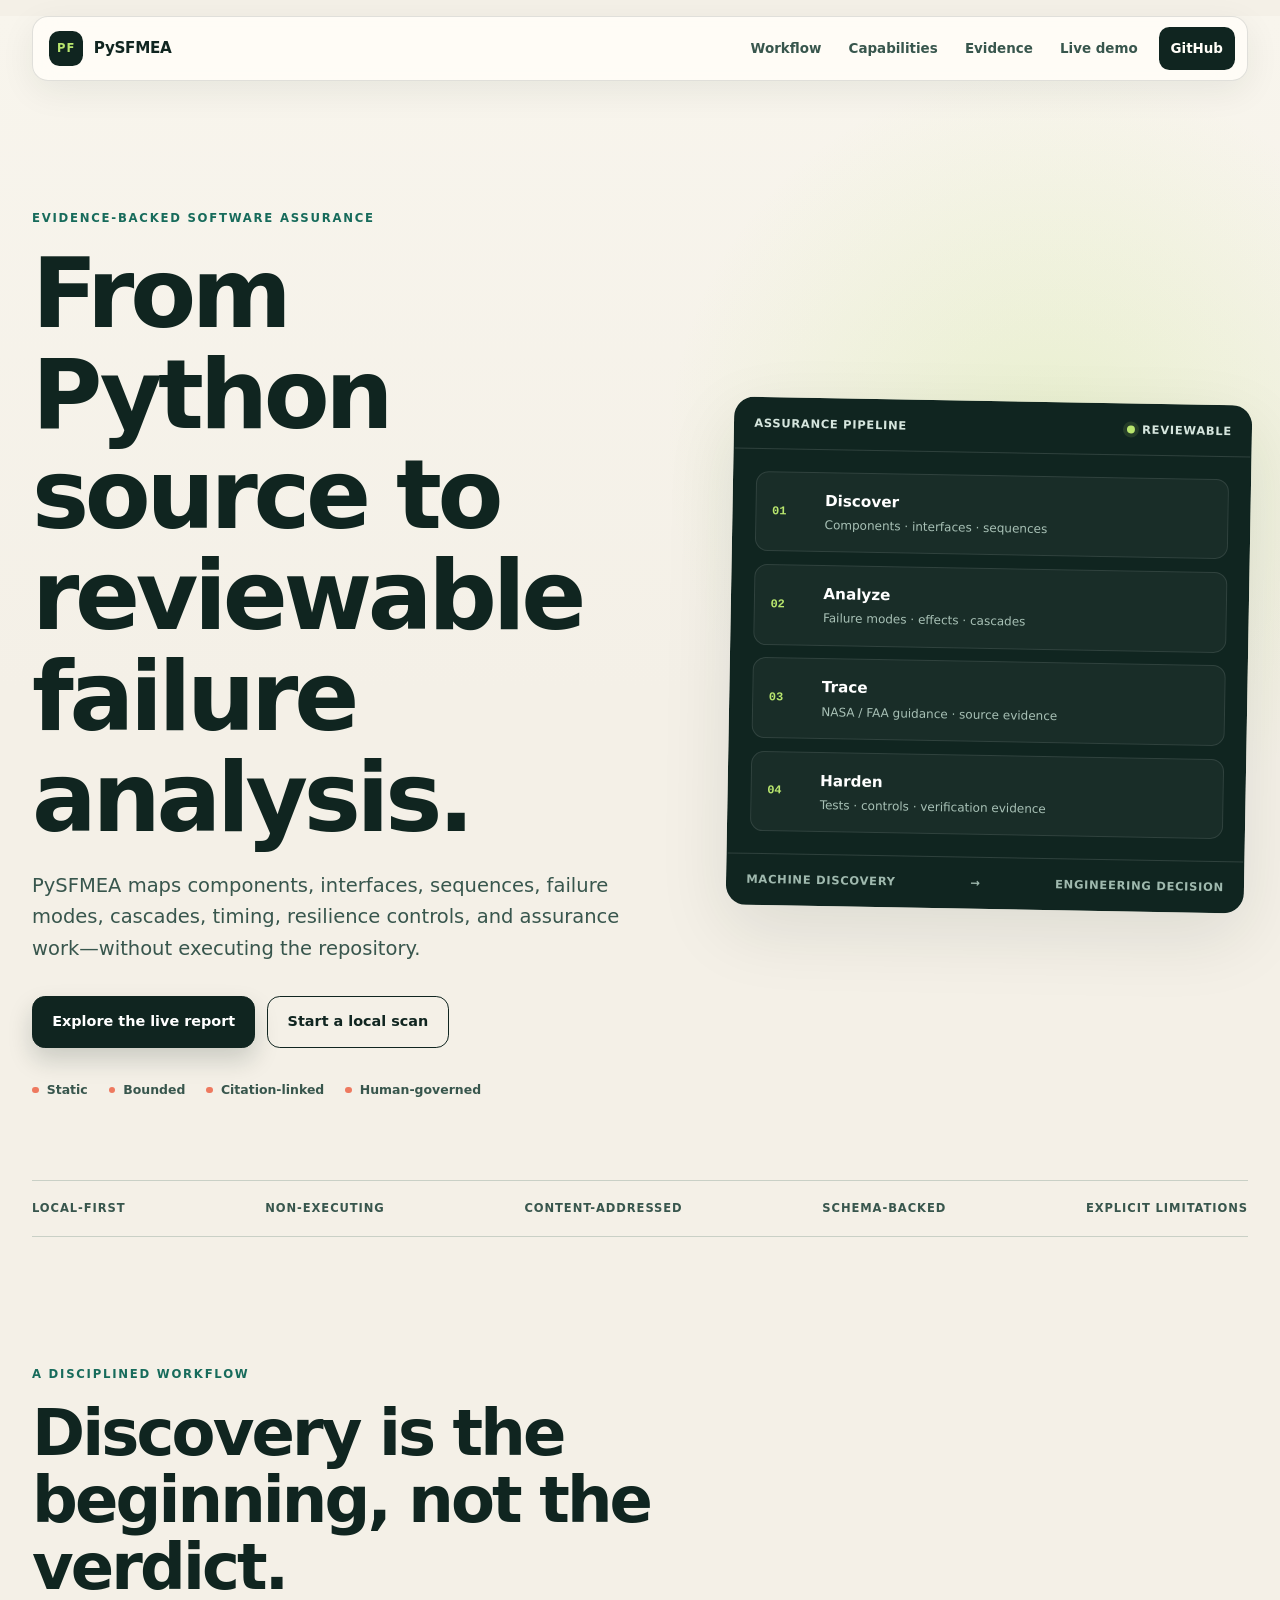
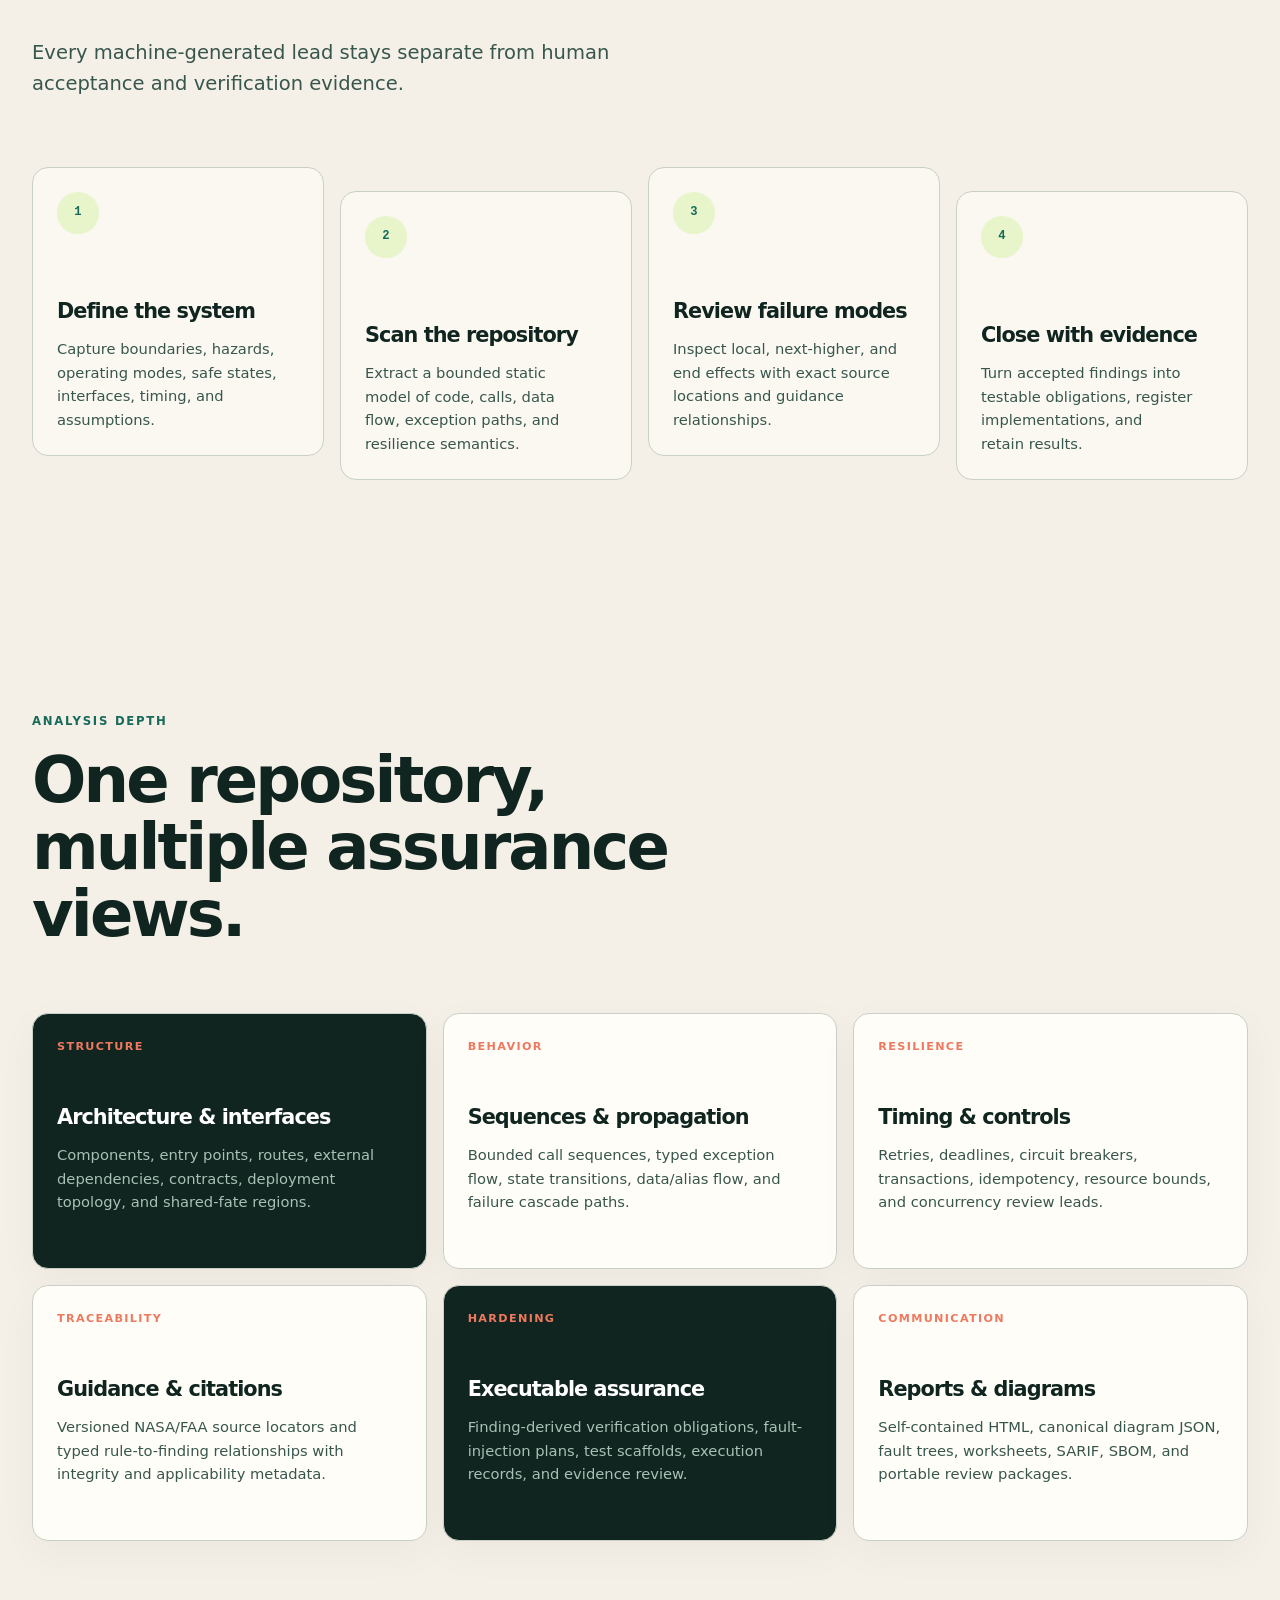
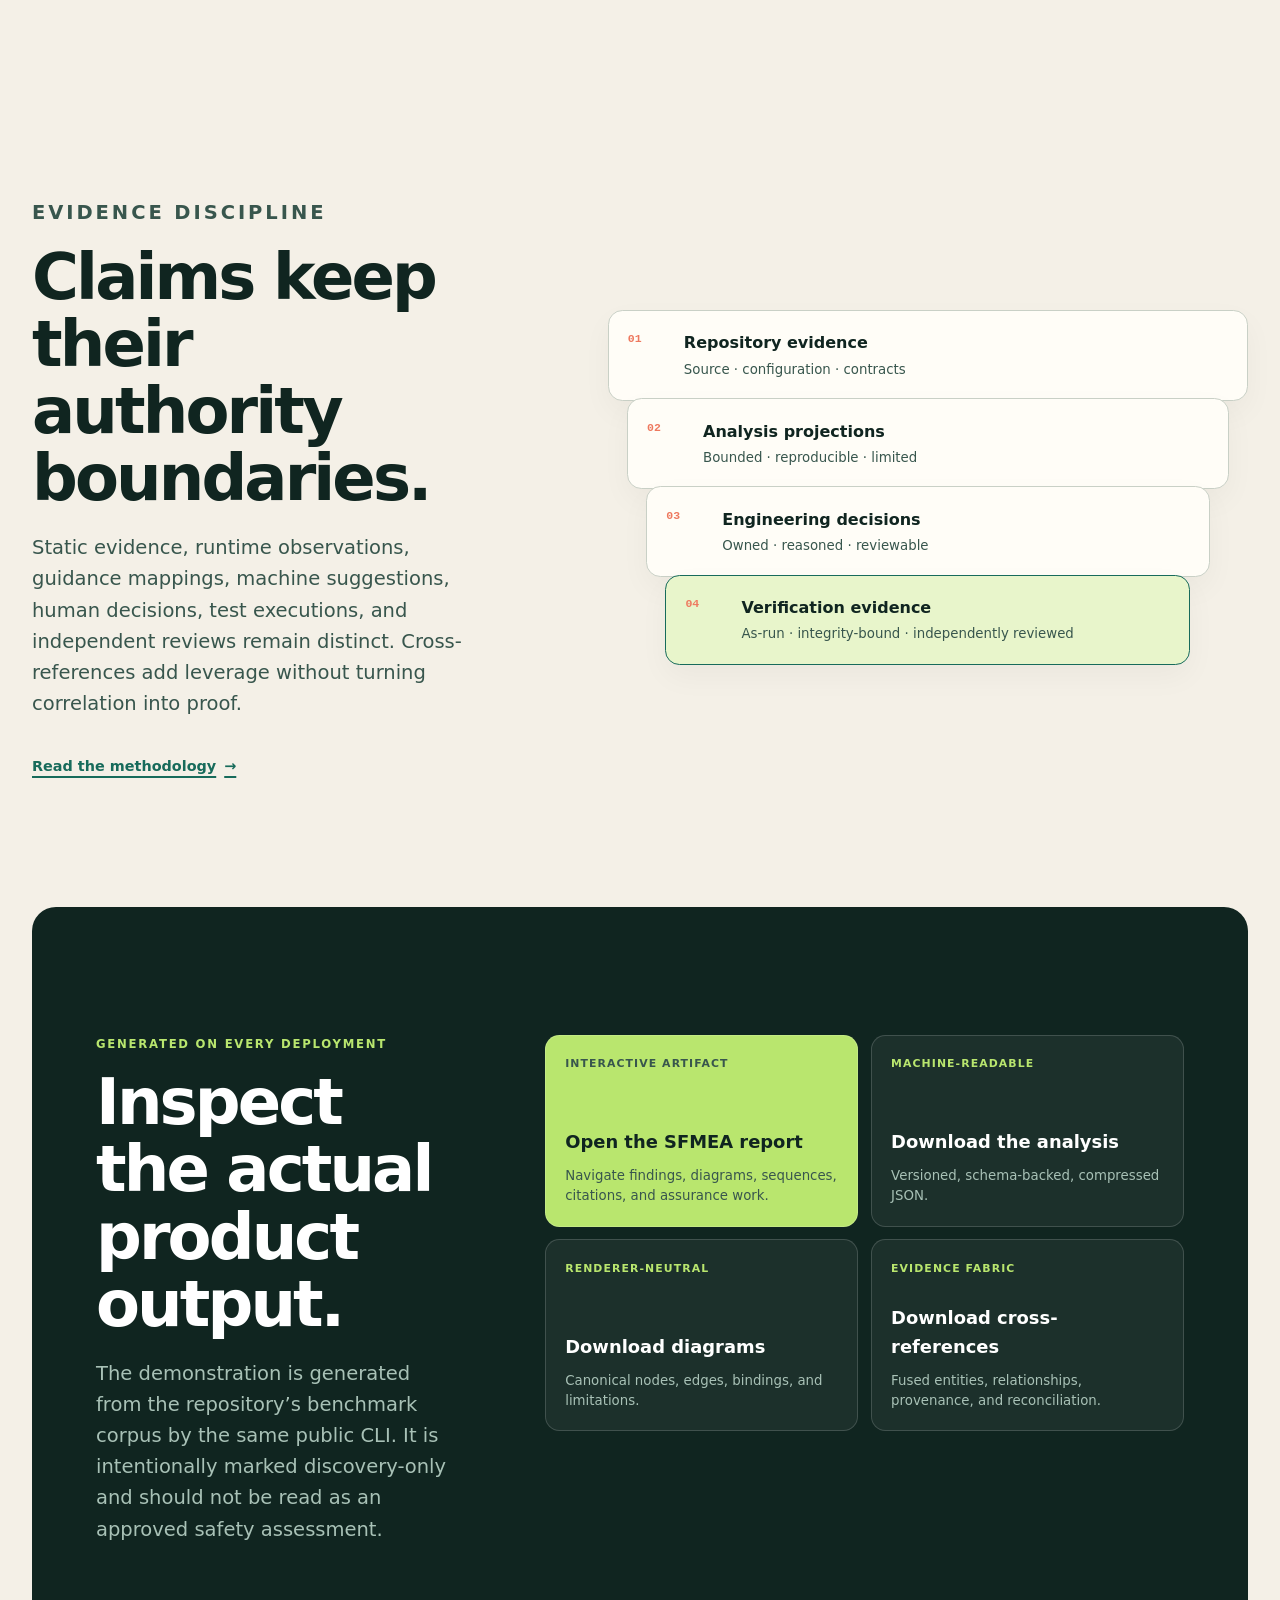
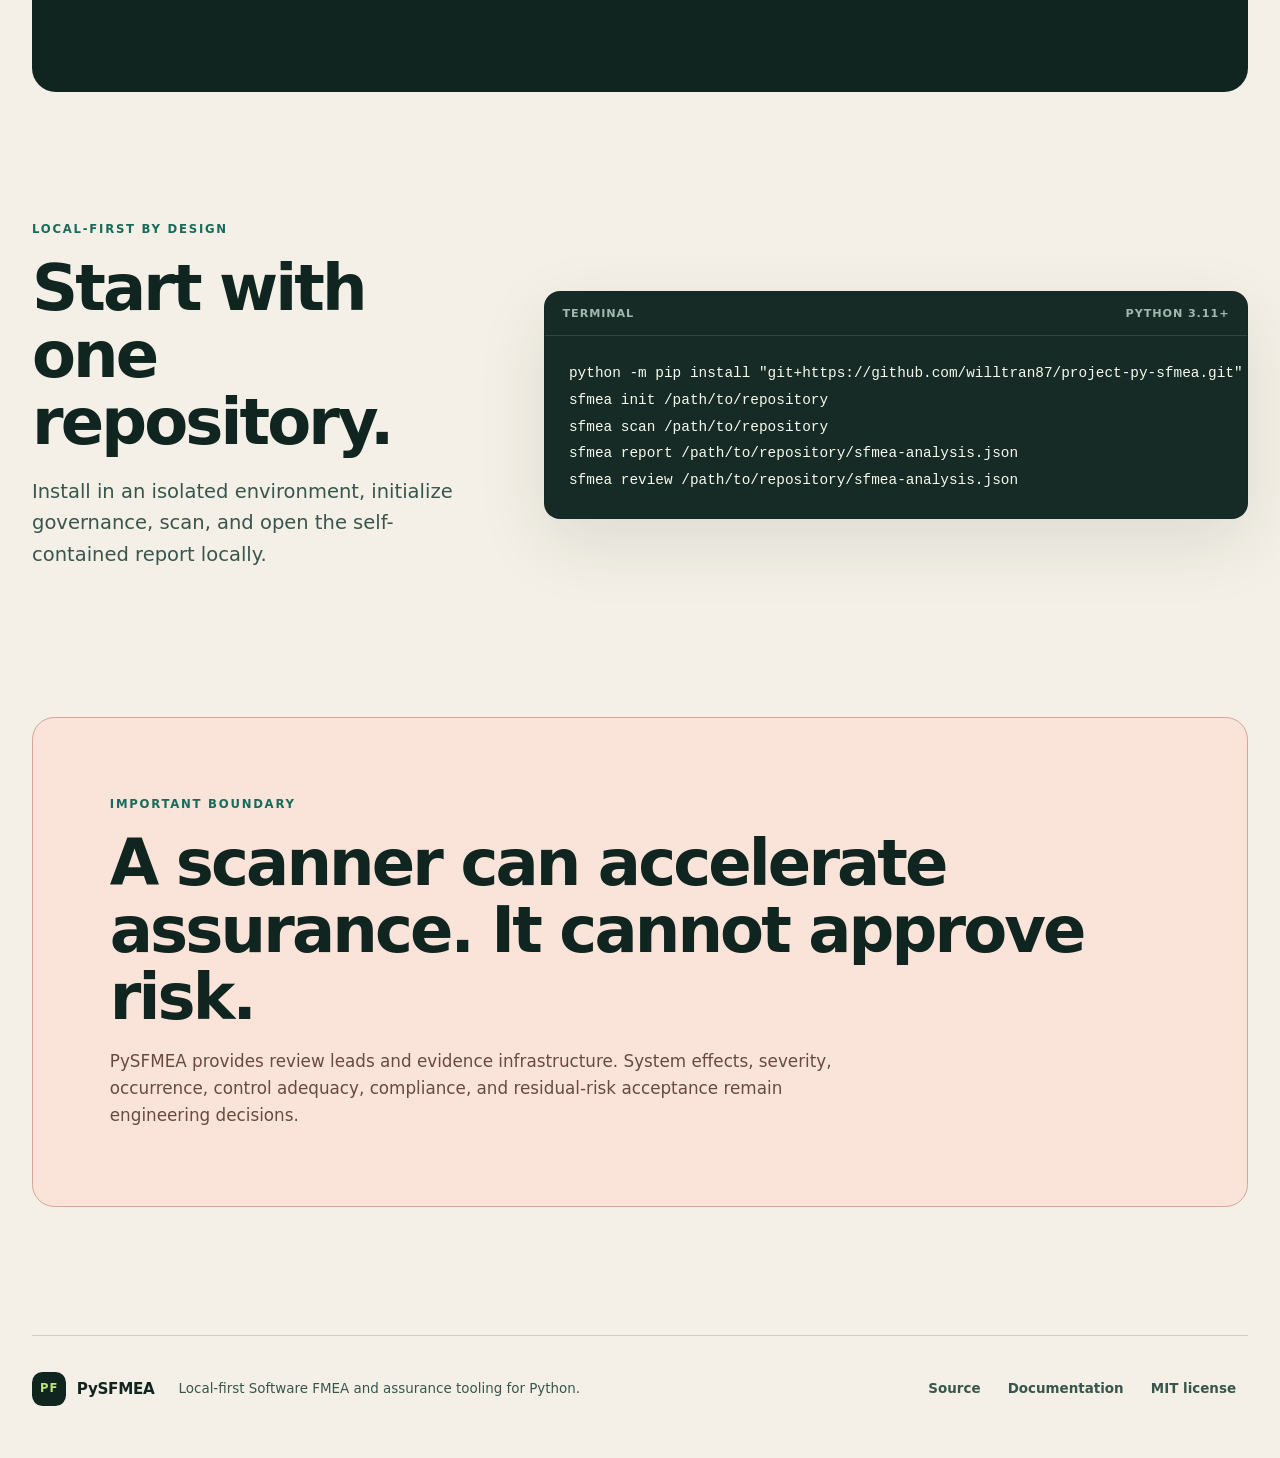
<file: site/index.html>
<!doctype html>
<html lang="en">
  <head>
    <meta charset="utf-8">
    <meta name="viewport" content="width=device-width, initial-scale=1">
    <title>PySFMEA — Evidence-backed Software FMEA for Python</title>
    <meta name="description" content="Scan Python repositories into reviewable Software FMEA findings, failure cascades, assurance tests, diagrams, and citation-linked evidence.">
    <meta name="theme-color" content="#102520">
    <meta name="color-scheme" content="light">
    <link rel="canonical" href="https://willtran87.github.io/project-py-sfmea/">
    <meta property="og:type" content="website">
    <meta property="og:site_name" content="PySFMEA">
    <meta property="og:title" content="PySFMEA — Evidence-backed Software FMEA for Python">
    <meta property="og:description" content="Turn Python source into reviewable failure analysis, traceable assurance work, and self-contained engineering reports.">
    <meta property="og:url" content="https://willtran87.github.io/project-py-sfmea/">
    <meta name="twitter:card" content="summary">
    <meta name="twitter:title" content="PySFMEA — Evidence-backed Software FMEA for Python">
    <meta name="twitter:description" content="Static discovery, failure propagation, guidance citations, assurance tests, and verified reports for Python repositories.">
    <link rel="stylesheet" href="assets/site.css">
    <script type="application/ld+json">
      {
        "@context": "https://schema.org",
        "@type": "SoftwareApplication",
        "name": "PySFMEA",
        "applicationCategory": "DeveloperApplication",
        "operatingSystem": "Cross-platform",
        "description": "A local-first Software FMEA and software assurance workbench for Python repositories.",
        "codeRepository": "https://github.com/willtran87/project-py-sfmea",
        "license": "https://opensource.org/license/mit",
        "url": "https://willtran87.github.io/project-py-sfmea/"
      }
    </script>
  </head>
  <body>
    <a class="skip-link" href="#main-content">Skip to main content</a>

    <header class="site-header">
      <a class="brand" href="#top" aria-label="PySFMEA home">
        <span class="brand-mark" aria-hidden="true">PF</span>
        <span>PySFMEA</span>
      </a>
      <nav aria-label="Primary navigation">
        <a href="#workflow">Workflow</a>
        <a href="#capabilities">Capabilities</a>
        <a href="#evidence">Evidence</a>
        <a href="#demo">Live demo</a>
        <a class="nav-cta" href="https://github.com/willtran87/project-py-sfmea">GitHub</a>
      </nav>
    </header>

    <main id="main-content">
      <section class="hero" id="top" aria-labelledby="hero-title">
        <div class="hero-copy">
          <p class="eyebrow">Evidence-backed software assurance</p>
          <h1 id="hero-title">From Python source to reviewable failure analysis.</h1>
          <p class="hero-intro">
            PySFMEA maps components, interfaces, sequences, failure modes, cascades, timing,
            resilience controls, and assurance work—without executing the repository.
          </p>
          <div class="hero-actions">
            <a class="button button-primary" href="demo/report.html">Explore the live report</a>
            <a class="button button-secondary" href="#quick-start">Start a local scan</a>
          </div>
          <ul class="signal-list" aria-label="Analysis properties">
            <li>Static</li>
            <li>Bounded</li>
            <li>Citation-linked</li>
            <li>Human-governed</li>
          </ul>
        </div>

        <div class="hero-model" aria-label="PySFMEA analysis pipeline">
          <div class="model-head">
            <span>Assurance pipeline</span>
            <span class="status"><span aria-hidden="true"></span> Reviewable</span>
          </div>
          <ol class="model-flow">
            <li>
              <span class="model-index">01</span>
              <div><strong>Discover</strong><small>Components · interfaces · sequences</small></div>
            </li>
            <li>
              <span class="model-index">02</span>
              <div><strong>Analyze</strong><small>Failure modes · effects · cascades</small></div>
            </li>
            <li>
              <span class="model-index">03</span>
              <div><strong>Trace</strong><small>NASA / FAA guidance · source evidence</small></div>
            </li>
            <li>
              <span class="model-index">04</span>
              <div><strong>Harden</strong><small>Tests · controls · verification evidence</small></div>
            </li>
          </ol>
          <div class="model-foot">
            <span>Machine discovery</span>
            <span aria-hidden="true">→</span>
            <span>Engineering decision</span>
          </div>
        </div>
      </section>

      <div class="principles" aria-label="Core principles">
        <span>Local-first</span>
        <span>Non-executing</span>
        <span>Content-addressed</span>
        <span>Schema-backed</span>
        <span>Explicit limitations</span>
      </div>

      <section class="section" id="workflow" aria-labelledby="workflow-title">
        <div class="section-heading">
          <p class="eyebrow">A disciplined workflow</p>
          <h2 id="workflow-title">Discovery is the beginning, not the verdict.</h2>
          <p>Every machine-generated lead stays separate from human acceptance and verification evidence.</p>
        </div>
        <ol class="workflow-grid">
          <li>
            <span class="step-number">1</span>
            <h3>Define the system</h3>
            <p>Capture boundaries, hazards, operating modes, safe states, interfaces, timing, and assumptions.</p>
          </li>
          <li>
            <span class="step-number">2</span>
            <h3>Scan the repository</h3>
            <p>Extract a bounded static model of code, calls, data flow, exception paths, and resilience semantics.</p>
          </li>
          <li>
            <span class="step-number">3</span>
            <h3>Review failure modes</h3>
            <p>Inspect local, next-higher, and end effects with exact source locations and guidance relationships.</p>
          </li>
          <li>
            <span class="step-number">4</span>
            <h3>Close with evidence</h3>
            <p>Turn accepted findings into testable obligations, register implementations, and retain results.</p>
          </li>
        </ol>
      </section>

      <section class="section capabilities" id="capabilities" aria-labelledby="capabilities-title">
        <div class="section-heading">
          <p class="eyebrow">Analysis depth</p>
          <h2 id="capabilities-title">One repository, multiple assurance views.</h2>
        </div>
        <div class="capability-grid">
          <article>
            <span class="card-kicker">Structure</span>
            <h3>Architecture & interfaces</h3>
            <p>Components, entry points, routes, external dependencies, contracts, deployment topology, and shared-fate regions.</p>
          </article>
          <article>
            <span class="card-kicker">Behavior</span>
            <h3>Sequences & propagation</h3>
            <p>Bounded call sequences, typed exception flow, state transitions, data/alias flow, and failure cascade paths.</p>
          </article>
          <article>
            <span class="card-kicker">Resilience</span>
            <h3>Timing & controls</h3>
            <p>Retries, deadlines, circuit breakers, transactions, idempotency, resource bounds, and concurrency review leads.</p>
          </article>
          <article>
            <span class="card-kicker">Traceability</span>
            <h3>Guidance & citations</h3>
            <p>Versioned NASA/FAA source locators and typed rule-to-finding relationships with integrity and applicability metadata.</p>
          </article>
          <article>
            <span class="card-kicker">Hardening</span>
            <h3>Executable assurance</h3>
            <p>Finding-derived verification obligations, fault-injection plans, test scaffolds, execution records, and evidence review.</p>
          </article>
          <article>
            <span class="card-kicker">Communication</span>
            <h3>Reports & diagrams</h3>
            <p>Self-contained HTML, canonical diagram JSON, fault trees, worksheets, SARIF, SBOM, and portable review packages.</p>
          </article>
        </div>
      </section>

      <section class="section evidence-section" id="evidence" aria-labelledby="evidence-title">
        <div class="evidence-copy">
          <p class="eyebrow">Evidence discipline</p>
          <h2 id="evidence-title">Claims keep their authority boundaries.</h2>
          <p>
            Static evidence, runtime observations, guidance mappings, machine suggestions, human decisions,
            test executions, and independent reviews remain distinct. Cross-references add leverage without
            turning correlation into proof.
          </p>
          <a class="text-link" href="https://github.com/willtran87/project-py-sfmea/blob/main/docs/METHODOLOGY.md">Read the methodology <span aria-hidden="true">→</span></a>
        </div>
        <div class="evidence-stack" aria-label="Evidence authority layers">
          <div><span>01</span><strong>Repository evidence</strong><small>Source · configuration · contracts</small></div>
          <div><span>02</span><strong>Analysis projections</strong><small>Bounded · reproducible · limited</small></div>
          <div><span>03</span><strong>Engineering decisions</strong><small>Owned · reasoned · reviewable</small></div>
          <div><span>04</span><strong>Verification evidence</strong><small>As-run · integrity-bound · independently reviewed</small></div>
        </div>
      </section>

      <section class="section demo-section" id="demo" aria-labelledby="demo-title">
        <div>
          <p class="eyebrow">Generated on every deployment</p>
          <h2 id="demo-title">Inspect the actual product output.</h2>
          <p>
            The demonstration is generated from the repository’s benchmark corpus by the same public CLI.
            It is intentionally marked discovery-only and should not be read as an approved safety assessment.
          </p>
        </div>
        <div class="demo-actions">
          <a class="demo-card primary-demo" href="demo/report.html">
            <span>Interactive artifact</span>
            <strong>Open the SFMEA report</strong>
            <small>Navigate findings, diagrams, sequences, citations, and assurance work.</small>
          </a>
          <a class="demo-card" href="demo/analysis.json.gz">
            <span>Machine-readable</span>
            <strong>Download the analysis</strong>
            <small>Versioned, schema-backed, compressed JSON.</small>
          </a>
          <a class="demo-card" href="demo/diagrams.json">
            <span>Renderer-neutral</span>
            <strong>Download diagrams</strong>
            <small>Canonical nodes, edges, bindings, and limitations.</small>
          </a>
          <a class="demo-card" href="demo/cross-reference.json.gz">
            <span>Evidence fabric</span>
            <strong>Download cross-references</strong>
            <small>Fused entities, relationships, provenance, and reconciliation.</small>
          </a>
        </div>
      </section>

      <section class="section quick-start" id="quick-start" aria-labelledby="quick-start-title">
        <div>
          <p class="eyebrow">Local-first by design</p>
          <h2 id="quick-start-title">Start with one repository.</h2>
          <p>Install in an isolated environment, initialize governance, scan, and open the self-contained report locally.</p>
        </div>
        <div class="code-panel">
          <div class="code-head"><span>Terminal</span><span>Python 3.11+</span></div>
          <pre><code>python -m pip install "git+https://github.com/willtran87/project-py-sfmea.git"
sfmea init /path/to/repository
sfmea scan /path/to/repository
sfmea report /path/to/repository/sfmea-analysis.json
sfmea review /path/to/repository/sfmea-analysis.json</code></pre>
        </div>
      </section>

      <section class="boundary" aria-labelledby="boundary-title">
        <p class="eyebrow">Important boundary</p>
        <h2 id="boundary-title">A scanner can accelerate assurance. It cannot approve risk.</h2>
        <p>
          PySFMEA provides review leads and evidence infrastructure. System effects, severity,
          occurrence, control adequacy, compliance, and residual-risk acceptance remain engineering decisions.
        </p>
      </section>
    </main>

    <footer>
      <div class="brand footer-brand"><span class="brand-mark" aria-hidden="true">PF</span><span>PySFMEA</span></div>
      <p>Local-first Software FMEA and assurance tooling for Python.</p>
      <nav aria-label="Footer navigation">
        <a href="https://github.com/willtran87/project-py-sfmea">Source</a>
        <a href="https://github.com/willtran87/project-py-sfmea/tree/main/docs">Documentation</a>
        <a href="https://github.com/willtran87/project-py-sfmea/blob/main/LICENSE">MIT license</a>
      </nav>
    </footer>
  </body>
</html>
</file>
<file: site/assets/site.css>
:root {
  --ink: #102520;
  --ink-soft: #38564d;
  --paper: #f4f0e7;
  --paper-bright: #fffdf7;
  --line: #c9d0c6;
  --mint: #b9e66e;
  --mint-soft: #e8f5cb;
  --coral: #ee795f;
  --teal: #176b5b;
  --deep: #102520;
  --shadow: 0 24px 70px rgb(16 37 32 / 10%);
  --radius: 1.25rem;
  font-family: Inter, ui-sans-serif, system-ui, -apple-system, BlinkMacSystemFont, "Segoe UI", sans-serif;
  color: var(--ink);
  background: var(--paper);
  font-synthesis: none;
  text-rendering: optimizeLegibility;
}

* {
  box-sizing: border-box;
}

html {
  scroll-behavior: smooth;
  scroll-padding-top: 6rem;
}

body {
  margin: 0;
  min-width: 20rem;
  background:
    radial-gradient(circle at 82% 7%, rgb(185 230 110 / 22%), transparent 24rem),
    linear-gradient(180deg, #f8f5ed 0, var(--paper) 42rem);
  color: var(--ink);
  line-height: 1.6;
}

a {
  color: inherit;
}

.skip-link {
  position: fixed;
  z-index: 100;
  top: 0.75rem;
  left: 0.75rem;
  padding: 0.7rem 1rem;
  border-radius: 0.65rem;
  background: var(--paper-bright);
  color: var(--ink);
  font-weight: 800;
  transform: translateY(-160%);
}

.skip-link:focus {
  transform: translateY(0);
}

:focus-visible {
  outline: 3px solid var(--coral);
  outline-offset: 4px;
}

.site-header {
  position: sticky;
  z-index: 20;
  top: 0;
  display: flex;
  align-items: center;
  justify-content: space-between;
  width: min(100% - 2rem, 76rem);
  margin: 1rem auto 0;
  padding: 0.65rem 0.75rem 0.65rem 1rem;
  border: 1px solid rgb(16 37 32 / 13%);
  border-radius: 1rem;
  background: rgb(255 253 247 / 88%);
  box-shadow: 0 10px 35px rgb(16 37 32 / 7%);
  backdrop-filter: blur(18px);
}

.brand {
  display: inline-flex;
  align-items: center;
  gap: 0.65rem;
  font-size: 0.95rem;
  font-weight: 900;
  letter-spacing: -0.02em;
  text-decoration: none;
}

.brand-mark {
  display: grid;
  width: 2.15rem;
  height: 2.15rem;
  place-items: center;
  border-radius: 0.65rem;
  background: var(--deep);
  color: var(--mint);
  font-size: 0.72rem;
  letter-spacing: 0.08em;
}

.site-header nav,
footer nav {
  display: flex;
  align-items: center;
  gap: 0.2rem;
}

.site-header nav a,
footer nav a {
  padding: 0.65rem 0.75rem;
  border-radius: 0.65rem;
  color: var(--ink-soft);
  font-size: 0.84rem;
  font-weight: 750;
  text-decoration: none;
}

.site-header nav a:hover,
footer nav a:hover {
  background: var(--mint-soft);
  color: var(--ink);
}

.site-header .nav-cta {
  margin-left: 0.35rem;
  background: var(--deep);
  color: var(--paper-bright);
}

.site-header .nav-cta:hover {
  background: var(--teal);
  color: #fff;
}

main,
footer {
  width: min(100% - 2rem, 76rem);
  margin-inline: auto;
}

.hero {
  display: grid;
  grid-template-columns: minmax(0, 1.08fr) minmax(22rem, 0.92fr);
  gap: clamp(2rem, 7vw, 6rem);
  align-items: center;
  min-height: 43rem;
  padding: clamp(5rem, 10vw, 8.5rem) 0 5rem;
}

.eyebrow {
  margin: 0 0 1rem;
  color: var(--teal);
  font-size: 0.73rem;
  font-weight: 900;
  letter-spacing: 0.15em;
  text-transform: uppercase;
}

h1,
h2,
h3,
p {
  text-wrap: pretty;
}

h1,
h2,
h3 {
  margin-top: 0;
  line-height: 1.05;
  letter-spacing: -0.045em;
}

h1 {
  max-width: 13ch;
  margin-bottom: 1.35rem;
  font-size: clamp(3.15rem, 7.5vw, 6.6rem);
}

h2 {
  max-width: 18ch;
  margin-bottom: 1rem;
  font-size: clamp(2.25rem, 5vw, 4.3rem);
}

h3 {
  margin-bottom: 0.7rem;
  font-size: 1.3rem;
}

.hero-intro,
.section-heading > p:last-child,
.evidence-copy > p,
.demo-section > div:first-child > p:last-child,
.quick-start > div:first-child > p:last-child {
  max-width: 42rem;
  color: var(--ink-soft);
  font-size: clamp(1rem, 1.7vw, 1.22rem);
}

.hero-actions {
  display: flex;
  flex-wrap: wrap;
  gap: 0.75rem;
  margin: 2rem 0;
}

.button {
  display: inline-flex;
  min-height: 3.2rem;
  align-items: center;
  justify-content: center;
  padding: 0.85rem 1.2rem;
  border: 1px solid var(--deep);
  border-radius: 0.8rem;
  font-size: 0.9rem;
  font-weight: 850;
  text-decoration: none;
  transition: transform 150ms ease, box-shadow 150ms ease, background 150ms ease;
}

.button:hover {
  transform: translateY(-2px);
}

.button-primary {
  background: var(--deep);
  box-shadow: 0 12px 25px rgb(16 37 32 / 18%);
  color: #fff;
}

.button-primary:hover {
  background: var(--teal);
}

.button-secondary {
  background: transparent;
}

.button-secondary:hover {
  background: var(--paper-bright);
  box-shadow: 0 10px 25px rgb(16 37 32 / 8%);
}

.signal-list {
  display: flex;
  flex-wrap: wrap;
  gap: 0.5rem 1.3rem;
  margin: 0;
  padding: 0;
  color: var(--ink-soft);
  font-size: 0.78rem;
  font-weight: 800;
  list-style: none;
}

.signal-list li::before {
  content: "";
  display: inline-block;
  width: 0.42rem;
  height: 0.42rem;
  margin-right: 0.5rem;
  border-radius: 50%;
  background: var(--coral);
  vertical-align: 0.05rem;
}

.hero-model {
  overflow: hidden;
  border: 1px solid rgb(16 37 32 / 22%);
  border-radius: var(--radius);
  background: var(--deep);
  box-shadow: var(--shadow);
  color: #fff;
  transform: rotate(1deg);
}

.model-head,
.model-foot {
  display: flex;
  align-items: center;
  justify-content: space-between;
  padding: 1rem 1.2rem;
  border-bottom: 1px solid rgb(255 255 255 / 13%);
  color: #d6e6de;
  font-size: 0.72rem;
  font-weight: 800;
  letter-spacing: 0.06em;
  text-transform: uppercase;
}

.status {
  display: inline-flex;
  align-items: center;
  gap: 0.45rem;
}

.status > span {
  width: 0.5rem;
  height: 0.5rem;
  border-radius: 50%;
  background: var(--mint);
  box-shadow: 0 0 0 0.25rem rgb(185 230 110 / 12%);
}

.model-flow {
  margin: 0;
  padding: 1.35rem;
  list-style: none;
}

.model-flow li {
  position: relative;
  display: grid;
  grid-template-columns: 2.4rem 1fr;
  gap: 0.9rem;
  align-items: center;
  padding: 1rem;
  border: 1px solid rgb(255 255 255 / 10%);
  border-radius: 0.8rem;
  background: rgb(255 255 255 / 4%);
}

.model-flow li + li {
  margin-top: 0.8rem;
}

.model-index {
  color: var(--mint);
  font-family: ui-monospace, SFMono-Regular, Menlo, Consolas, monospace;
  font-size: 0.75rem;
  font-weight: 800;
}

.model-flow strong,
.model-flow small {
  display: block;
}

.model-flow strong {
  margin-bottom: 0.18rem;
  font-size: 0.95rem;
}

.model-flow small {
  color: #a8c1b6;
  font-size: 0.75rem;
}

.model-foot {
  border-top: 1px solid rgb(255 255 255 / 13%);
  border-bottom: 0;
  color: #9fb9ae;
}

.principles {
  display: flex;
  flex-wrap: wrap;
  justify-content: space-between;
  gap: 0.75rem 1.5rem;
  padding: 1.15rem 0;
  border-block: 1px solid var(--line);
  color: var(--ink-soft);
  font-size: 0.72rem;
  font-weight: 900;
  letter-spacing: 0.08em;
  text-transform: uppercase;
}

.section {
  padding: clamp(5rem, 10vw, 9rem) 0;
}

.section-heading {
  display: flex;
  flex-direction: column;
  align-items: flex-start;
  margin-bottom: 3rem;
}

.workflow-grid,
.capability-grid {
  display: grid;
  grid-template-columns: repeat(4, minmax(0, 1fr));
  gap: 1rem;
  margin: 0;
  padding: 0;
  list-style: none;
}

.workflow-grid li,
.capability-grid article {
  min-height: 18rem;
  padding: 1.5rem;
  border: 1px solid var(--line);
  border-radius: 1rem;
  background: rgb(255 253 247 / 62%);
}

.workflow-grid li:nth-child(2),
.workflow-grid li:nth-child(4) {
  transform: translateY(1.5rem);
}

.step-number {
  display: inline-grid;
  width: 2.6rem;
  height: 2.6rem;
  margin-bottom: 4.2rem;
  place-items: center;
  border-radius: 50%;
  background: var(--mint-soft);
  color: var(--teal);
  font-family: ui-monospace, SFMono-Regular, Menlo, Consolas, monospace;
  font-size: 0.76rem;
  font-weight: 900;
}

.workflow-grid p,
.capability-grid p {
  margin-bottom: 0;
  color: var(--ink-soft);
  font-size: 0.92rem;
}

.capabilities {
  position: relative;
}

.capability-grid {
  grid-template-columns: repeat(3, minmax(0, 1fr));
}

.capability-grid article {
  min-height: 16rem;
  background: var(--paper-bright);
  box-shadow: 0 12px 40px rgb(16 37 32 / 4%);
}

.capability-grid article:nth-child(1),
.capability-grid article:nth-child(5) {
  background: var(--deep);
  color: #fff;
}

.capability-grid article:nth-child(1) p,
.capability-grid article:nth-child(5) p {
  color: #a8c1b6;
}

.card-kicker {
  display: block;
  margin-bottom: 3.2rem;
  color: var(--coral);
  font-size: 0.7rem;
  font-weight: 900;
  letter-spacing: 0.12em;
  text-transform: uppercase;
}

.evidence-section {
  display: grid;
  grid-template-columns: minmax(0, 0.85fr) minmax(25rem, 1.15fr);
  gap: clamp(3rem, 8vw, 7rem);
  align-items: center;
}

.text-link {
  display: inline-flex;
  gap: 0.5rem;
  align-items: center;
  margin-top: 1rem;
  color: var(--teal);
  font-size: 0.9rem;
  font-weight: 900;
  text-decoration-thickness: 2px;
  text-underline-offset: 0.3rem;
}

.evidence-stack {
  position: relative;
}

.evidence-stack > div {
  display: grid;
  grid-template-columns: 2.5rem 1fr;
  gap: 0 1rem;
  padding: 1.2rem;
  border: 1px solid var(--line);
  border-radius: 0.9rem;
  background: var(--paper-bright);
  box-shadow: 0 12px 30px rgb(16 37 32 / 4%);
}

.evidence-stack > div + div {
  margin-top: -0.15rem;
}

.evidence-stack > div:nth-child(2) {
  margin-inline: 1.2rem;
}

.evidence-stack > div:nth-child(3) {
  margin-inline: 2.4rem;
}

.evidence-stack > div:nth-child(4) {
  margin-inline: 3.6rem;
  border-color: var(--teal);
  background: var(--mint-soft);
}

.evidence-stack span {
  grid-row: 1 / 3;
  color: var(--coral);
  font-family: ui-monospace, SFMono-Regular, Menlo, Consolas, monospace;
  font-size: 0.72rem;
  font-weight: 900;
}

.evidence-stack strong,
.evidence-stack small {
  display: block;
}

.evidence-stack small {
  margin-top: 0.2rem;
  color: var(--ink-soft);
}

.demo-section {
  display: grid;
  grid-template-columns: minmax(0, 0.72fr) minmax(28rem, 1.28fr);
  gap: clamp(2.5rem, 7vw, 6rem);
  align-items: start;
  padding-inline: clamp(1.5rem, 5vw, 4rem);
  border-radius: 1.5rem;
  background: var(--deep);
  color: #fff;
}

.demo-section .eyebrow {
  color: var(--mint);
}

.demo-section > div:first-child > p:last-child {
  color: #a8c1b6;
}

.demo-actions {
  display: grid;
  grid-template-columns: 1fr 1fr;
  gap: 0.8rem;
}

.demo-card {
  display: flex;
  min-height: 12rem;
  flex-direction: column;
  justify-content: space-between;
  padding: 1.2rem;
  border: 1px solid rgb(255 255 255 / 16%);
  border-radius: 0.9rem;
  background: rgb(255 255 255 / 5%);
  text-decoration: none;
  transition: border-color 150ms ease, background 150ms ease, transform 150ms ease;
}

.demo-card:hover {
  border-color: var(--mint);
  background: rgb(255 255 255 / 9%);
  transform: translateY(-2px);
}

.demo-card span {
  color: var(--mint);
  font-size: 0.68rem;
  font-weight: 900;
  letter-spacing: 0.1em;
  text-transform: uppercase;
}

.demo-card strong {
  display: block;
  margin-block: auto 0.6rem;
  font-size: 1.12rem;
}

.demo-card small {
  color: #a8c1b6;
  line-height: 1.5;
}

.primary-demo {
  background: var(--mint);
  color: var(--ink);
}

.primary-demo span,
.primary-demo small {
  color: var(--ink-soft);
}

.primary-demo:hover {
  background: #caf486;
}

.quick-start {
  display: grid;
  grid-template-columns: minmax(0, 0.75fr) minmax(30rem, 1.25fr);
  gap: clamp(2rem, 7vw, 6rem);
  align-items: center;
}

.code-panel {
  overflow: hidden;
  border: 1px solid rgb(16 37 32 / 18%);
  border-radius: 1rem;
  background: #172b26;
  box-shadow: var(--shadow);
  color: #f7faed;
}

.code-head {
  display: flex;
  justify-content: space-between;
  padding: 0.8rem 1.1rem;
  border-bottom: 1px solid rgb(255 255 255 / 12%);
  color: #9fb9ae;
  font-size: 0.7rem;
  font-weight: 800;
  letter-spacing: 0.08em;
  text-transform: uppercase;
}

pre {
  overflow-x: auto;
  margin: 0;
  padding: 1.5rem;
  font-family: ui-monospace, SFMono-Regular, Menlo, Consolas, monospace;
  font-size: clamp(0.76rem, 1.2vw, 0.9rem);
  line-height: 1.85;
  tab-size: 2;
}

.boundary {
  margin-bottom: clamp(5rem, 10vw, 9rem);
  padding: clamp(2rem, 6vw, 5rem);
  border: 1px solid #d6a594;
  border-radius: 1.4rem;
  background: #fae4d9;
}

.not-found {
  margin-top: 12vh;
}

.boundary h2 {
  max-width: 23ch;
}

.boundary p:last-child {
  max-width: 48rem;
  margin-bottom: 0;
  color: #684a40;
  font-size: 1.05rem;
}

footer {
  display: grid;
  grid-template-columns: auto 1fr auto;
  gap: 1.5rem;
  align-items: center;
  padding: 2rem 0 3rem;
  border-top: 1px solid var(--line);
  color: var(--ink-soft);
}

.footer-brand {
  color: var(--ink);
}

footer p {
  margin: 0;
  font-size: 0.84rem;
}

@media (max-width: 64rem) {
  .site-header nav a:not(.nav-cta) {
    display: none;
  }

  .hero {
    grid-template-columns: 1fr 0.86fr;
    gap: 2rem;
  }

  h1 {
    font-size: clamp(3rem, 7vw, 5rem);
  }

  .workflow-grid {
    grid-template-columns: 1fr 1fr;
  }

  .workflow-grid li:nth-child(2),
  .workflow-grid li:nth-child(4) {
    transform: none;
  }

  .capability-grid {
    grid-template-columns: 1fr 1fr;
  }

  .evidence-section,
  .demo-section,
  .quick-start {
    grid-template-columns: 1fr;
  }

  .evidence-copy {
    max-width: 43rem;
  }

  footer {
    grid-template-columns: 1fr auto;
  }

  footer p {
    display: none;
  }
}

@media (max-width: 46rem) {
  .site-header {
    width: min(100% - 1rem, 76rem);
    margin-top: 0.5rem;
  }

  .site-header nav {
    gap: 0;
  }

  .site-header .nav-cta {
    margin: 0;
  }

  main,
  footer {
    width: min(100% - 1.25rem, 76rem);
  }

  .hero {
    grid-template-columns: 1fr;
    min-height: 0;
    padding-top: 4.5rem;
  }

  .hero-model {
    transform: none;
  }

  h1 {
    font-size: clamp(3rem, 15vw, 4.7rem);
  }

  h2 {
    font-size: clamp(2.2rem, 11vw, 3.4rem);
  }

  .principles {
    justify-content: flex-start;
  }

  .workflow-grid,
  .capability-grid,
  .demo-actions {
    grid-template-columns: 1fr;
  }

  .workflow-grid li,
  .capability-grid article {
    min-height: 0;
  }

  .step-number,
  .card-kicker {
    margin-bottom: 2rem;
  }

  .evidence-stack > div:nth-child(n) {
    margin-inline: 0;
  }

  .demo-section {
    padding-inline: 1.1rem;
  }

  .quick-start {
    grid-template-columns: minmax(0, 1fr);
  }

  footer,
  footer nav {
    grid-template-columns: 1fr;
    flex-wrap: wrap;
  }
}

@media (prefers-reduced-motion: reduce) {
  html {
    scroll-behavior: auto;
  }

  *,
  *::before,
  *::after {
    scroll-behavior: auto !important;
    transition-duration: 0.01ms !important;
  }
}

@media (forced-colors: active) {
  .brand-mark,
  .button-primary,
  .nav-cta,
  .hero-model,
  .demo-section {
    border: 1px solid CanvasText;
  }
}
</file>
